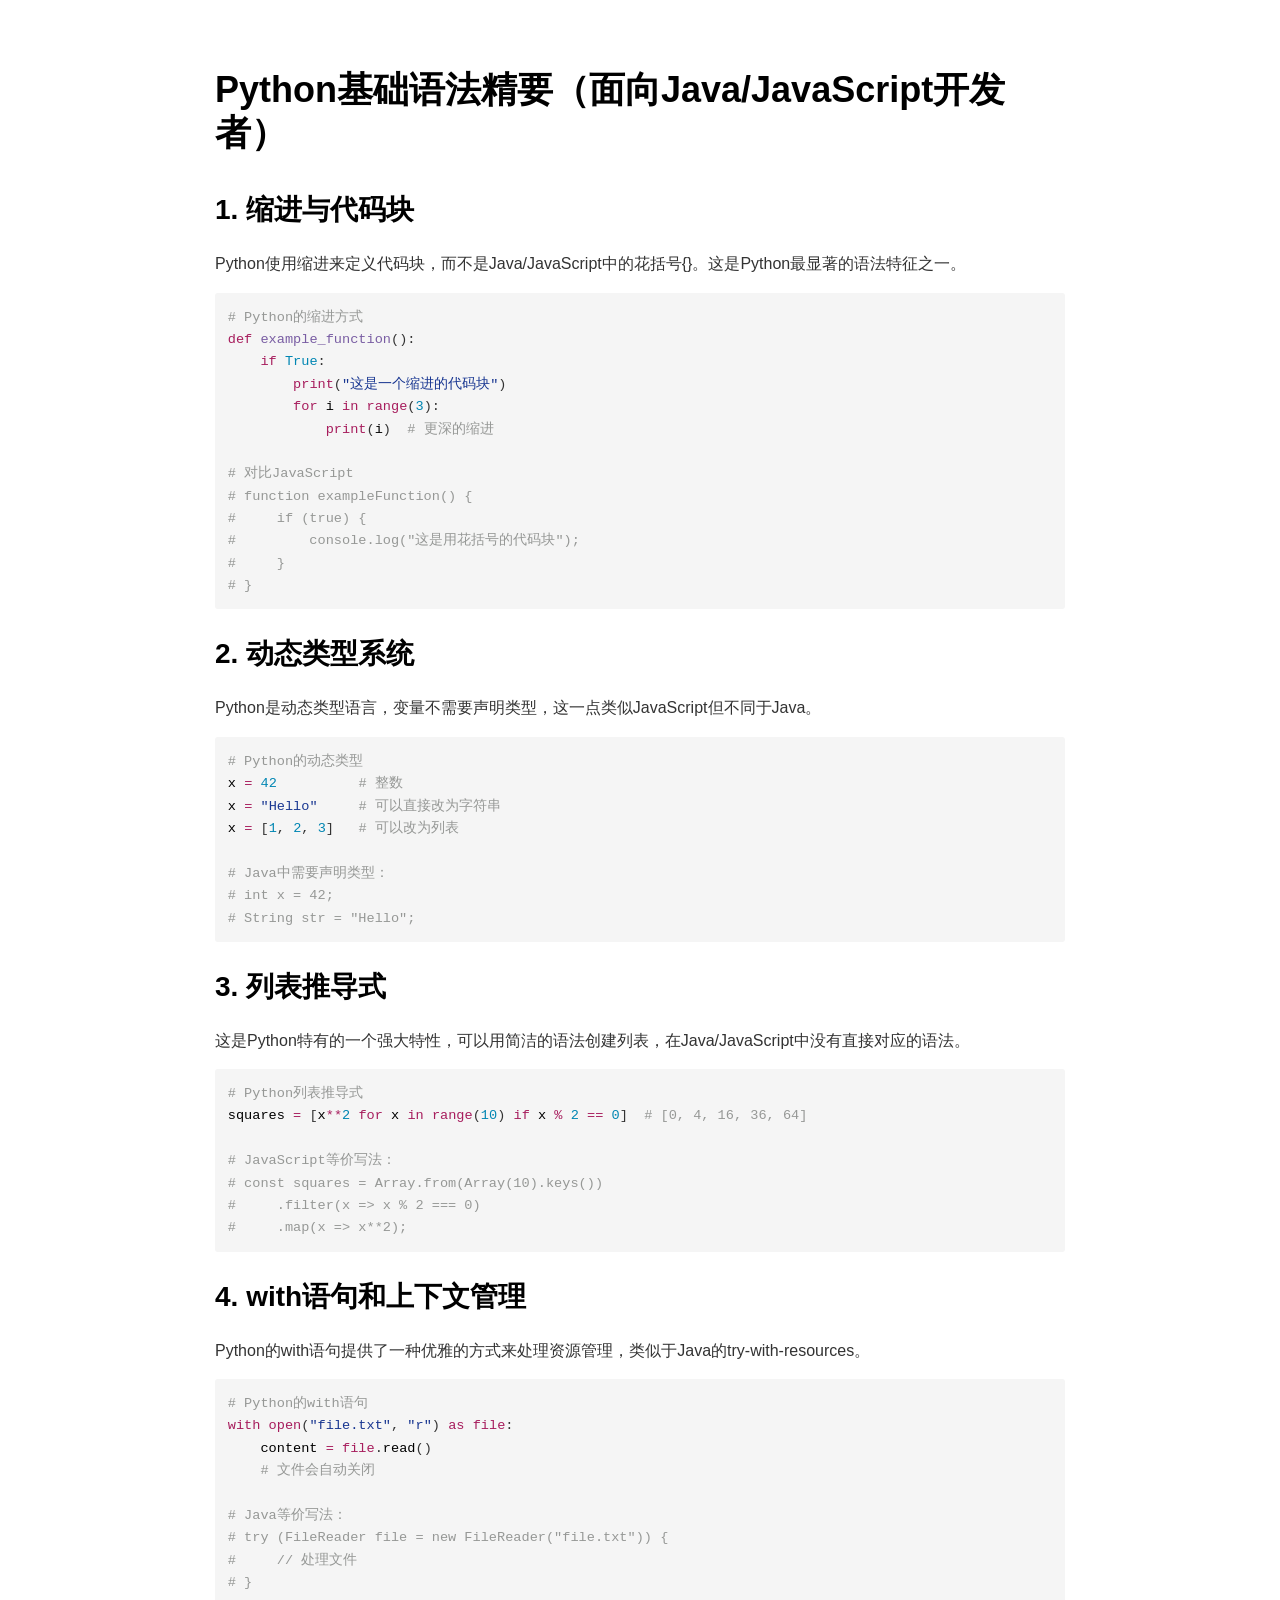
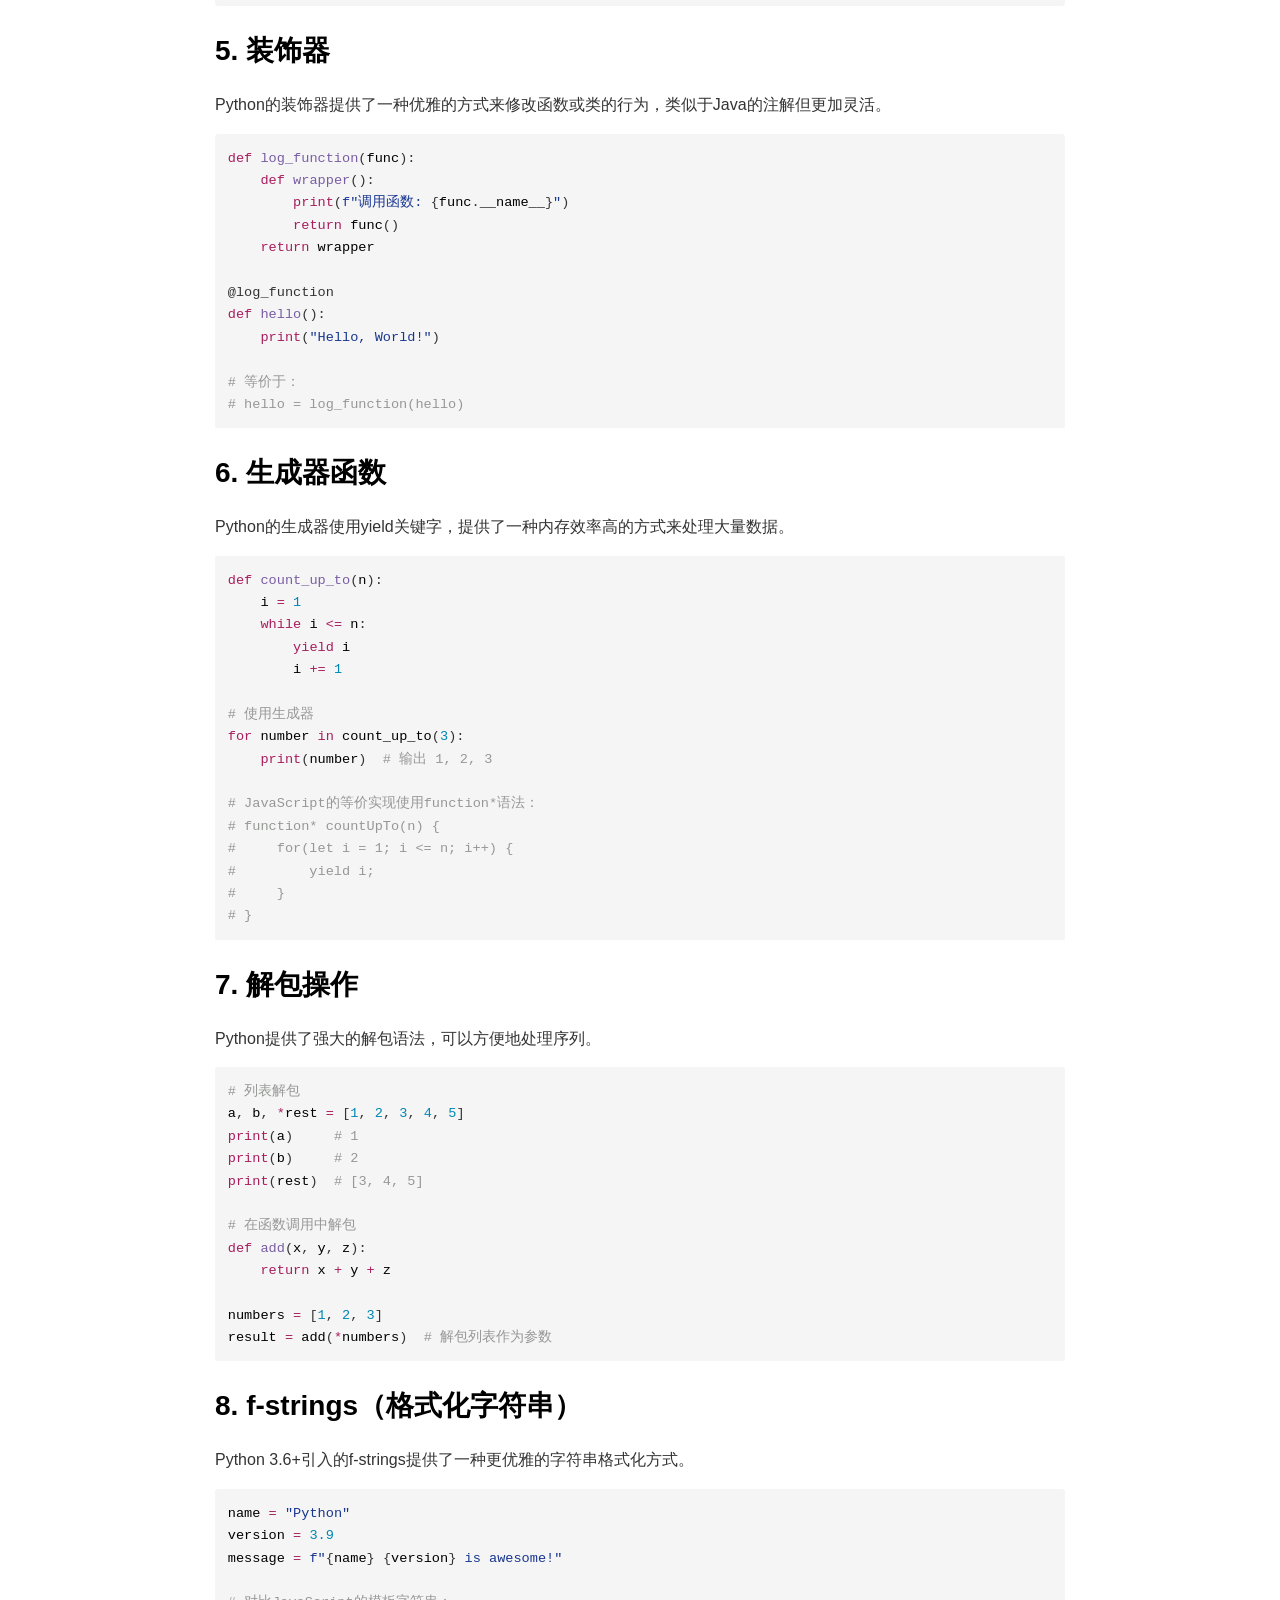
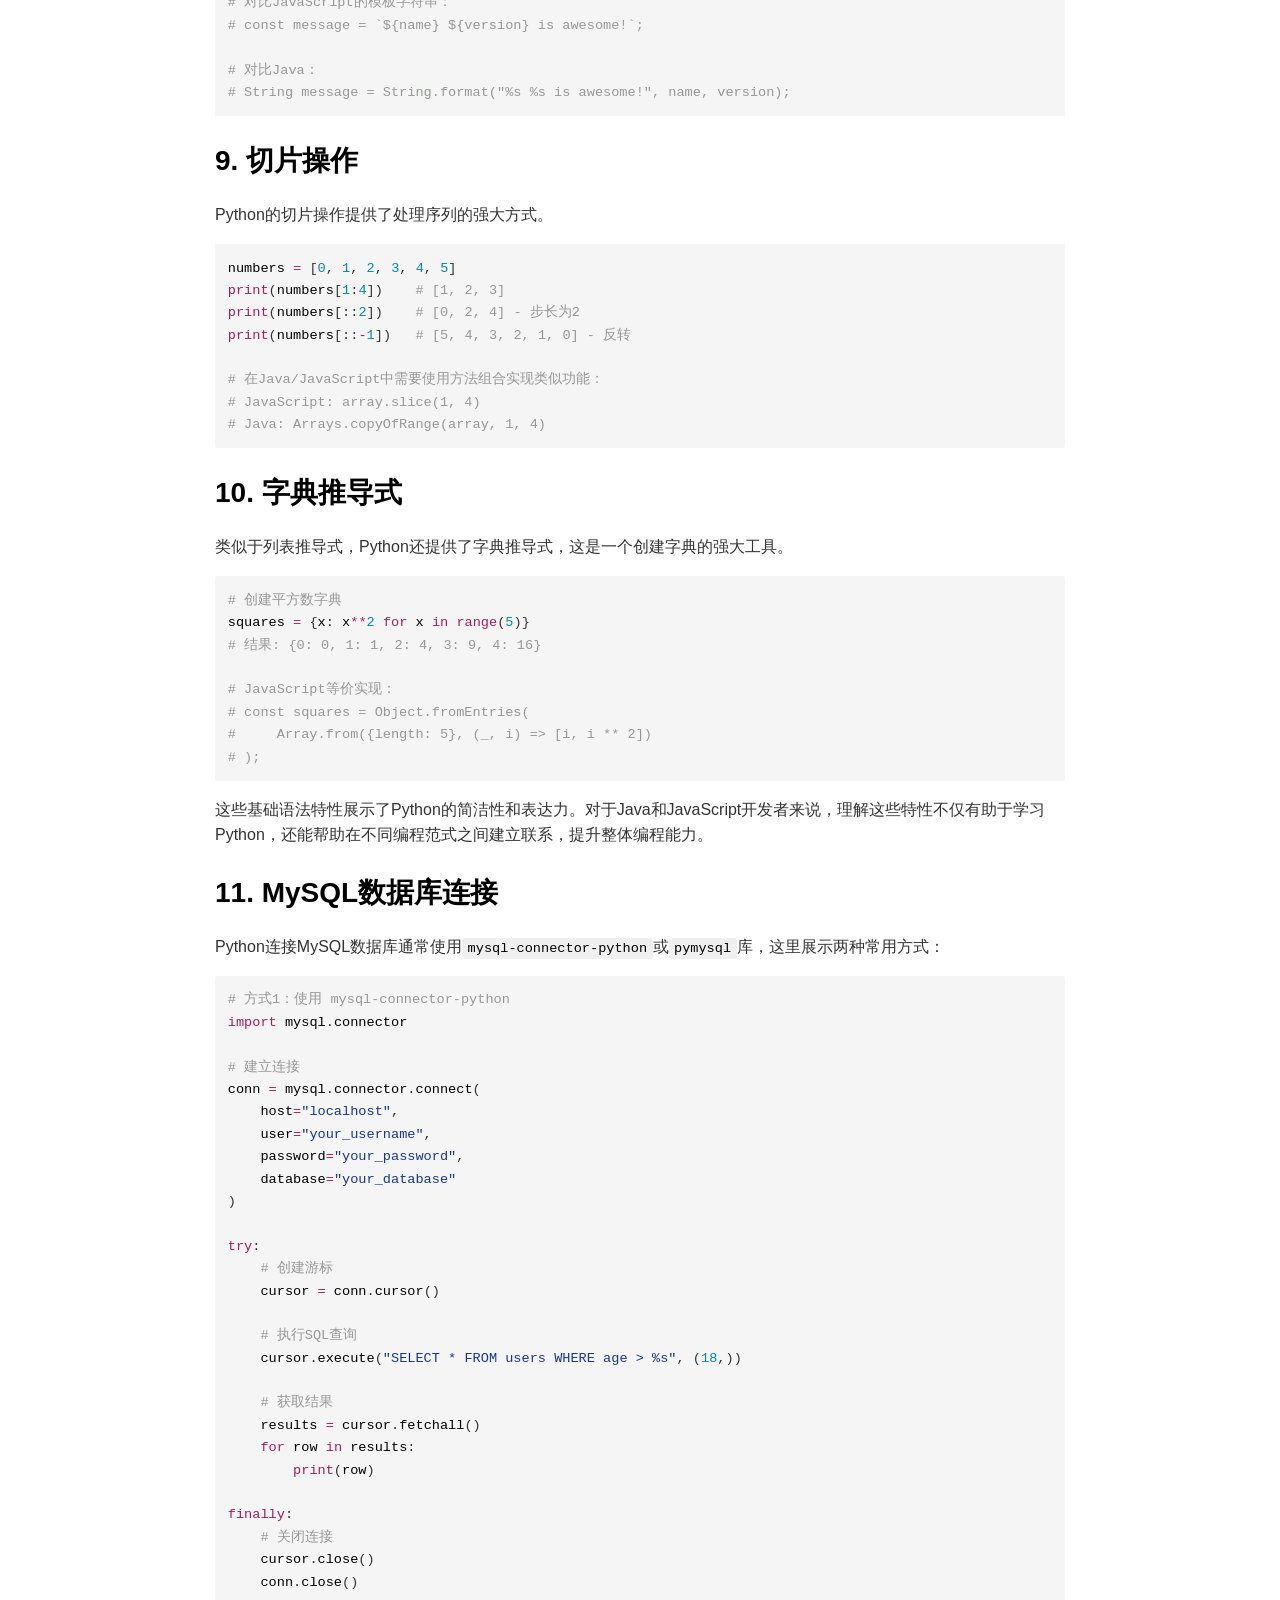
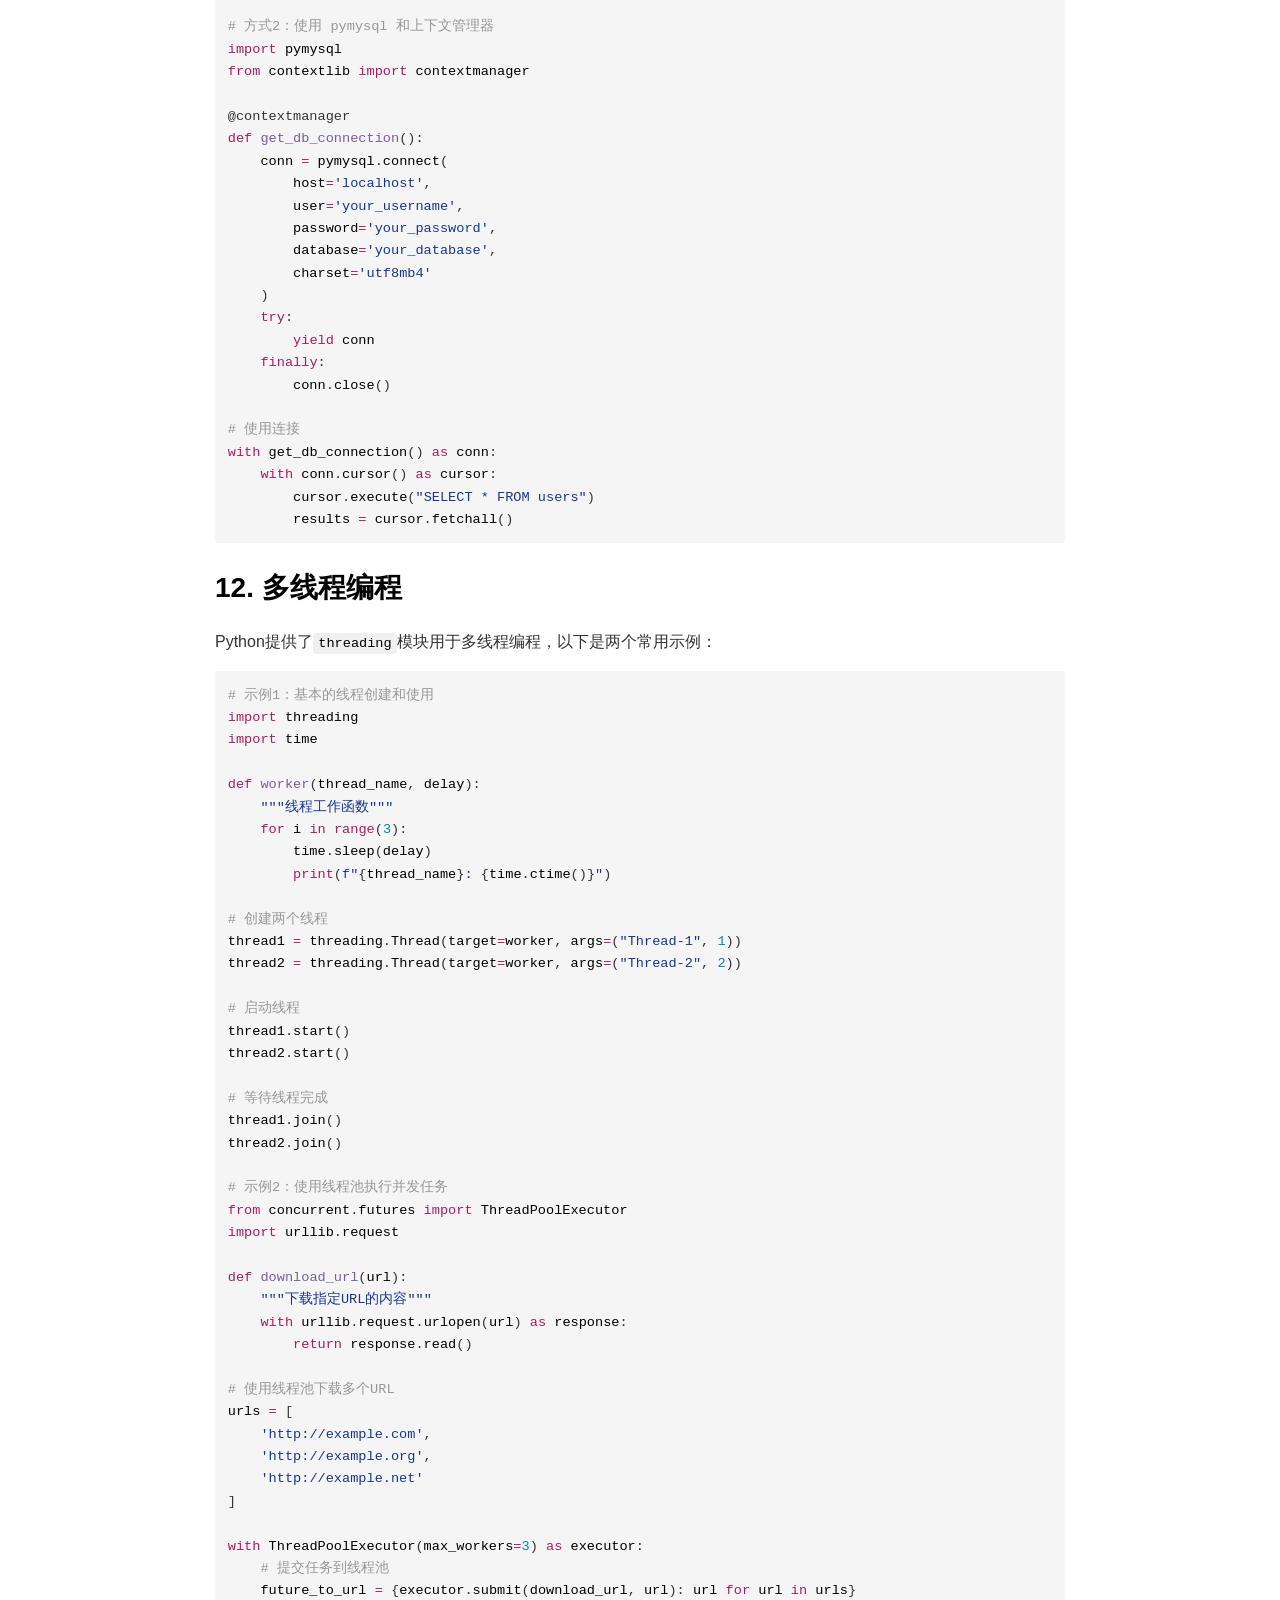
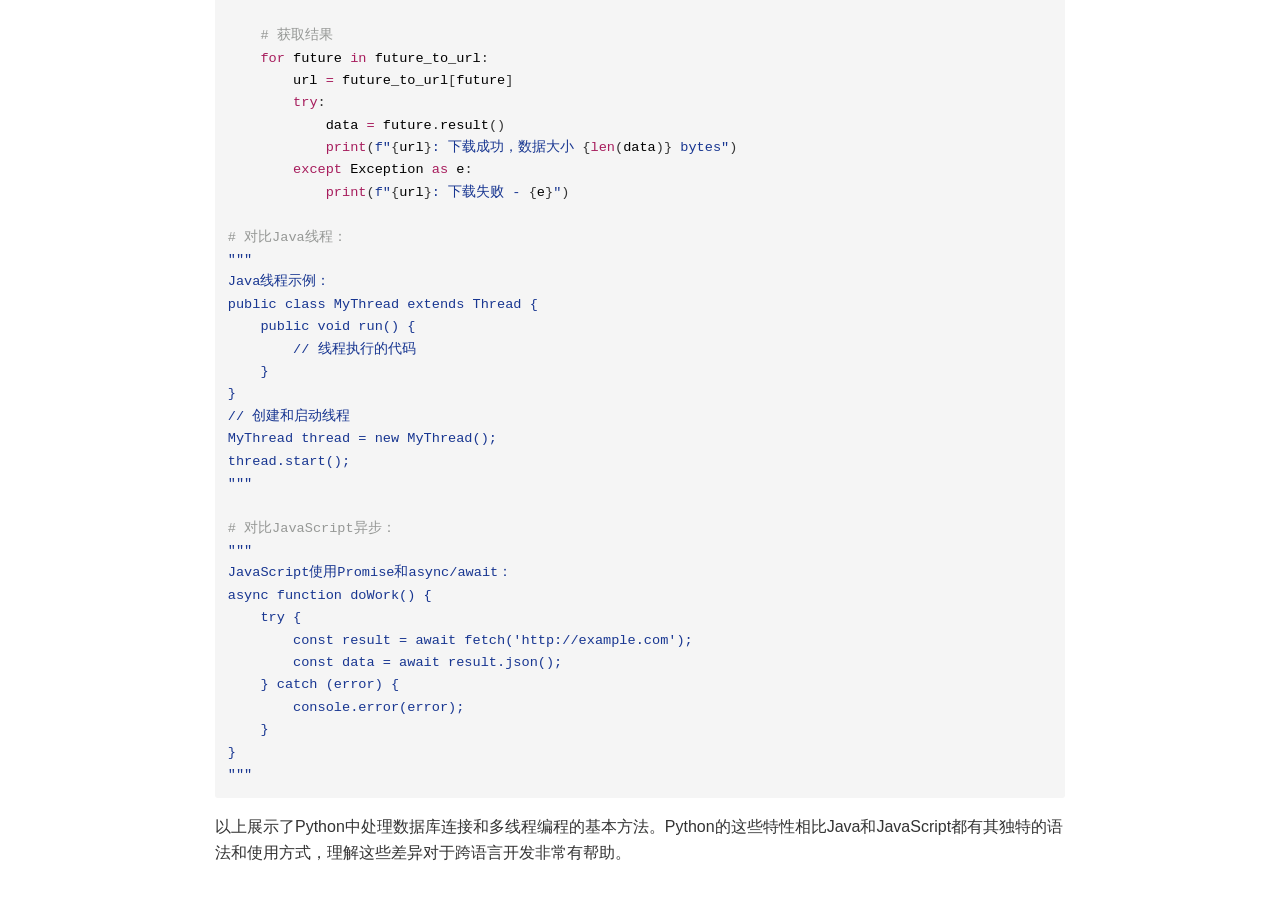
<file: python基础语法.html>
<!DOCTYPE html><html><head>
      <title>python基础语法</title>
      <meta charset="utf-8">
      <meta name="viewport" content="width=device-width, initial-scale=1.0">
      
      <link rel="stylesheet" href="file:////Users/tangpeng/.cursor/extensions/shd101wyy.markdown-preview-enhanced-0.8.15/crossnote/dependencies/katex/katex.min.css">
      
      
      
      
      
      <style>
      code[class*=language-],pre[class*=language-]{color:#333;background:0 0;font-family:Consolas,"Liberation Mono",Menlo,Courier,monospace;text-align:left;white-space:pre;word-spacing:normal;word-break:normal;word-wrap:normal;line-height:1.4;-moz-tab-size:8;-o-tab-size:8;tab-size:8;-webkit-hyphens:none;-moz-hyphens:none;-ms-hyphens:none;hyphens:none}pre[class*=language-]{padding:.8em;overflow:auto;border-radius:3px;background:#f5f5f5}:not(pre)>code[class*=language-]{padding:.1em;border-radius:.3em;white-space:normal;background:#f5f5f5}.token.blockquote,.token.comment{color:#969896}.token.cdata{color:#183691}.token.doctype,.token.macro.property,.token.punctuation,.token.variable{color:#333}.token.builtin,.token.important,.token.keyword,.token.operator,.token.rule{color:#a71d5d}.token.attr-value,.token.regex,.token.string,.token.url{color:#183691}.token.atrule,.token.boolean,.token.code,.token.command,.token.constant,.token.entity,.token.number,.token.property,.token.symbol{color:#0086b3}.token.prolog,.token.selector,.token.tag{color:#63a35c}.token.attr-name,.token.class,.token.class-name,.token.function,.token.id,.token.namespace,.token.pseudo-class,.token.pseudo-element,.token.url-reference .token.variable{color:#795da3}.token.entity{cursor:help}.token.title,.token.title .token.punctuation{font-weight:700;color:#1d3e81}.token.list{color:#ed6a43}.token.inserted{background-color:#eaffea;color:#55a532}.token.deleted{background-color:#ffecec;color:#bd2c00}.token.bold{font-weight:700}.token.italic{font-style:italic}.language-json .token.property{color:#183691}.language-markup .token.tag .token.punctuation{color:#333}.language-css .token.function,code.language-css{color:#0086b3}.language-yaml .token.atrule{color:#63a35c}code.language-yaml{color:#183691}.language-ruby .token.function{color:#333}.language-markdown .token.url{color:#795da3}.language-makefile .token.symbol{color:#795da3}.language-makefile .token.variable{color:#183691}.language-makefile .token.builtin{color:#0086b3}.language-bash .token.keyword{color:#0086b3}pre[data-line]{position:relative;padding:1em 0 1em 3em}pre[data-line] .line-highlight-wrapper{position:absolute;top:0;left:0;background-color:transparent;display:block;width:100%}pre[data-line] .line-highlight{position:absolute;left:0;right:0;padding:inherit 0;margin-top:1em;background:hsla(24,20%,50%,.08);background:linear-gradient(to right,hsla(24,20%,50%,.1) 70%,hsla(24,20%,50%,0));pointer-events:none;line-height:inherit;white-space:pre}pre[data-line] .line-highlight:before,pre[data-line] .line-highlight[data-end]:after{content:attr(data-start);position:absolute;top:.4em;left:.6em;min-width:1em;padding:0 .5em;background-color:hsla(24,20%,50%,.4);color:#f4f1ef;font:bold 65%/1.5 sans-serif;text-align:center;vertical-align:.3em;border-radius:999px;text-shadow:none;box-shadow:0 1px #fff}pre[data-line] .line-highlight[data-end]:after{content:attr(data-end);top:auto;bottom:.4em}html body{font-family:'Helvetica Neue',Helvetica,'Segoe UI',Arial,freesans,sans-serif;font-size:16px;line-height:1.6;color:#333;background-color:#fff;overflow:initial;box-sizing:border-box;word-wrap:break-word}html body>:first-child{margin-top:0}html body h1,html body h2,html body h3,html body h4,html body h5,html body h6{line-height:1.2;margin-top:1em;margin-bottom:16px;color:#000}html body h1{font-size:2.25em;font-weight:300;padding-bottom:.3em}html body h2{font-size:1.75em;font-weight:400;padding-bottom:.3em}html body h3{font-size:1.5em;font-weight:500}html body h4{font-size:1.25em;font-weight:600}html body h5{font-size:1.1em;font-weight:600}html body h6{font-size:1em;font-weight:600}html body h1,html body h2,html body h3,html body h4,html body h5{font-weight:600}html body h5{font-size:1em}html body h6{color:#5c5c5c}html body strong{color:#000}html body del{color:#5c5c5c}html body a:not([href]){color:inherit;text-decoration:none}html body a{color:#08c;text-decoration:none}html body a:hover{color:#00a3f5;text-decoration:none}html body img{max-width:100%}html body>p{margin-top:0;margin-bottom:16px;word-wrap:break-word}html body>ol,html body>ul{margin-bottom:16px}html body ol,html body ul{padding-left:2em}html body ol.no-list,html body ul.no-list{padding:0;list-style-type:none}html body ol ol,html body ol ul,html body ul ol,html body ul ul{margin-top:0;margin-bottom:0}html body li{margin-bottom:0}html body li.task-list-item{list-style:none}html body li>p{margin-top:0;margin-bottom:0}html body .task-list-item-checkbox{margin:0 .2em .25em -1.8em;vertical-align:middle}html body .task-list-item-checkbox:hover{cursor:pointer}html body blockquote{margin:16px 0;font-size:inherit;padding:0 15px;color:#5c5c5c;background-color:#f0f0f0;border-left:4px solid #d6d6d6}html body blockquote>:first-child{margin-top:0}html body blockquote>:last-child{margin-bottom:0}html body hr{height:4px;margin:32px 0;background-color:#d6d6d6;border:0 none}html body table{margin:10px 0 15px 0;border-collapse:collapse;border-spacing:0;display:block;width:100%;overflow:auto;word-break:normal;word-break:keep-all}html body table th{font-weight:700;color:#000}html body table td,html body table th{border:1px solid #d6d6d6;padding:6px 13px}html body dl{padding:0}html body dl dt{padding:0;margin-top:16px;font-size:1em;font-style:italic;font-weight:700}html body dl dd{padding:0 16px;margin-bottom:16px}html body code{font-family:Menlo,Monaco,Consolas,'Courier New',monospace;font-size:.85em;color:#000;background-color:#f0f0f0;border-radius:3px;padding:.2em 0}html body code::after,html body code::before{letter-spacing:-.2em;content:'\00a0'}html body pre>code{padding:0;margin:0;word-break:normal;white-space:pre;background:0 0;border:0}html body .highlight{margin-bottom:16px}html body .highlight pre,html body pre{padding:1em;overflow:auto;line-height:1.45;border:#d6d6d6;border-radius:3px}html body .highlight pre{margin-bottom:0;word-break:normal}html body pre code,html body pre tt{display:inline;max-width:initial;padding:0;margin:0;overflow:initial;line-height:inherit;word-wrap:normal;background-color:transparent;border:0}html body pre code:after,html body pre code:before,html body pre tt:after,html body pre tt:before{content:normal}html body blockquote,html body dl,html body ol,html body p,html body pre,html body ul{margin-top:0;margin-bottom:16px}html body kbd{color:#000;border:1px solid #d6d6d6;border-bottom:2px solid #c7c7c7;padding:2px 4px;background-color:#f0f0f0;border-radius:3px}@media print{html body{background-color:#fff}html body h1,html body h2,html body h3,html body h4,html body h5,html body h6{color:#000;page-break-after:avoid}html body blockquote{color:#5c5c5c}html body pre{page-break-inside:avoid}html body table{display:table}html body img{display:block;max-width:100%;max-height:100%}html body code,html body pre{word-wrap:break-word;white-space:pre}}.markdown-preview{width:100%;height:100%;box-sizing:border-box}.markdown-preview ul{list-style:disc}.markdown-preview ul ul{list-style:circle}.markdown-preview ul ul ul{list-style:square}.markdown-preview ol{list-style:decimal}.markdown-preview ol ol,.markdown-preview ul ol{list-style-type:lower-roman}.markdown-preview ol ol ol,.markdown-preview ol ul ol,.markdown-preview ul ol ol,.markdown-preview ul ul ol{list-style-type:lower-alpha}.markdown-preview .newpage,.markdown-preview .pagebreak{page-break-before:always}.markdown-preview pre.line-numbers{position:relative;padding-left:3.8em;counter-reset:linenumber}.markdown-preview pre.line-numbers>code{position:relative}.markdown-preview pre.line-numbers .line-numbers-rows{position:absolute;pointer-events:none;top:1em;font-size:100%;left:0;width:3em;letter-spacing:-1px;border-right:1px solid #999;-webkit-user-select:none;-moz-user-select:none;-ms-user-select:none;user-select:none}.markdown-preview pre.line-numbers .line-numbers-rows>span{pointer-events:none;display:block;counter-increment:linenumber}.markdown-preview pre.line-numbers .line-numbers-rows>span:before{content:counter(linenumber);color:#999;display:block;padding-right:.8em;text-align:right}.markdown-preview .mathjax-exps .MathJax_Display{text-align:center!important}.markdown-preview:not([data-for=preview]) .code-chunk .code-chunk-btn-group{display:none}.markdown-preview:not([data-for=preview]) .code-chunk .status{display:none}.markdown-preview:not([data-for=preview]) .code-chunk .output-div{margin-bottom:16px}.markdown-preview .md-toc{padding:0}.markdown-preview .md-toc .md-toc-link-wrapper .md-toc-link{display:inline;padding:.25rem 0}.markdown-preview .md-toc .md-toc-link-wrapper .md-toc-link div,.markdown-preview .md-toc .md-toc-link-wrapper .md-toc-link p{display:inline}.markdown-preview .md-toc .md-toc-link-wrapper.highlighted .md-toc-link{font-weight:800}.scrollbar-style::-webkit-scrollbar{width:8px}.scrollbar-style::-webkit-scrollbar-track{border-radius:10px;background-color:transparent}.scrollbar-style::-webkit-scrollbar-thumb{border-radius:5px;background-color:rgba(150,150,150,.66);border:4px solid rgba(150,150,150,.66);background-clip:content-box}html body[for=html-export]:not([data-presentation-mode]){position:relative;width:100%;height:100%;top:0;left:0;margin:0;padding:0;overflow:auto}html body[for=html-export]:not([data-presentation-mode]) .markdown-preview{position:relative;top:0;min-height:100vh}@media screen and (min-width:914px){html body[for=html-export]:not([data-presentation-mode]) .markdown-preview{padding:2em calc(50% - 457px + 2em)}}@media screen and (max-width:914px){html body[for=html-export]:not([data-presentation-mode]) .markdown-preview{padding:2em}}@media screen and (max-width:450px){html body[for=html-export]:not([data-presentation-mode]) .markdown-preview{font-size:14px!important;padding:1em}}@media print{html body[for=html-export]:not([data-presentation-mode]) #sidebar-toc-btn{display:none}}html body[for=html-export]:not([data-presentation-mode]) #sidebar-toc-btn{position:fixed;bottom:8px;left:8px;font-size:28px;cursor:pointer;color:inherit;z-index:99;width:32px;text-align:center;opacity:.4}html body[for=html-export]:not([data-presentation-mode])[html-show-sidebar-toc] #sidebar-toc-btn{opacity:1}html body[for=html-export]:not([data-presentation-mode])[html-show-sidebar-toc] .md-sidebar-toc{position:fixed;top:0;left:0;width:300px;height:100%;padding:32px 0 48px 0;font-size:14px;box-shadow:0 0 4px rgba(150,150,150,.33);box-sizing:border-box;overflow:auto;background-color:inherit}html body[for=html-export]:not([data-presentation-mode])[html-show-sidebar-toc] .md-sidebar-toc::-webkit-scrollbar{width:8px}html body[for=html-export]:not([data-presentation-mode])[html-show-sidebar-toc] .md-sidebar-toc::-webkit-scrollbar-track{border-radius:10px;background-color:transparent}html body[for=html-export]:not([data-presentation-mode])[html-show-sidebar-toc] .md-sidebar-toc::-webkit-scrollbar-thumb{border-radius:5px;background-color:rgba(150,150,150,.66);border:4px solid rgba(150,150,150,.66);background-clip:content-box}html body[for=html-export]:not([data-presentation-mode])[html-show-sidebar-toc] .md-sidebar-toc a{text-decoration:none}html body[for=html-export]:not([data-presentation-mode])[html-show-sidebar-toc] .md-sidebar-toc .md-toc{padding:0 16px}html body[for=html-export]:not([data-presentation-mode])[html-show-sidebar-toc] .md-sidebar-toc .md-toc .md-toc-link-wrapper .md-toc-link{display:inline;padding:.25rem 0}html body[for=html-export]:not([data-presentation-mode])[html-show-sidebar-toc] .md-sidebar-toc .md-toc .md-toc-link-wrapper .md-toc-link div,html body[for=html-export]:not([data-presentation-mode])[html-show-sidebar-toc] .md-sidebar-toc .md-toc .md-toc-link-wrapper .md-toc-link p{display:inline}html body[for=html-export]:not([data-presentation-mode])[html-show-sidebar-toc] .md-sidebar-toc .md-toc .md-toc-link-wrapper.highlighted .md-toc-link{font-weight:800}html body[for=html-export]:not([data-presentation-mode])[html-show-sidebar-toc] .markdown-preview{left:300px;width:calc(100% - 300px);padding:2em calc(50% - 457px - 300px / 2);margin:0;box-sizing:border-box}@media screen and (max-width:1274px){html body[for=html-export]:not([data-presentation-mode])[html-show-sidebar-toc] .markdown-preview{padding:2em}}@media screen and (max-width:450px){html body[for=html-export]:not([data-presentation-mode])[html-show-sidebar-toc] .markdown-preview{width:100%}}html body[for=html-export]:not([data-presentation-mode]):not([html-show-sidebar-toc]) .markdown-preview{left:50%;transform:translateX(-50%)}html body[for=html-export]:not([data-presentation-mode]):not([html-show-sidebar-toc]) .md-sidebar-toc{display:none}
/* Please visit the URL below for more information: */
/*   https://shd101wyy.github.io/markdown-preview-enhanced/#/customize-css */

      </style>
      <!-- The content below will be included at the end of the <head> element. --><script type="text/javascript">
  document.addEventListener("DOMContentLoaded", function () {
    // your code here
  });
</script></head><body for="html-export">
    
    
      <div class="crossnote markdown-preview  ">
      
<h1 id="python基础语法精要面向javajavascript开发者">Python基础语法精要（面向Java/JavaScript开发者） </h1>
<h2 id="1-缩进与代码块">1. 缩进与代码块 </h2>
<p>Python使用缩进来定义代码块，而不是Java/JavaScript中的花括号{}。这是Python最显著的语法特征之一。</p>
<pre data-role="codeBlock" data-info="python" class="language-python python"><code><span class="token comment"># Python的缩进方式</span>
<span class="token keyword keyword-def">def</span> <span class="token function">example_function</span><span class="token punctuation">(</span><span class="token punctuation">)</span><span class="token punctuation">:</span>
    <span class="token keyword keyword-if">if</span> <span class="token boolean">True</span><span class="token punctuation">:</span>
        <span class="token keyword keyword-print">print</span><span class="token punctuation">(</span><span class="token string">"这是一个缩进的代码块"</span><span class="token punctuation">)</span>
        <span class="token keyword keyword-for">for</span> i <span class="token keyword keyword-in">in</span> <span class="token builtin">range</span><span class="token punctuation">(</span><span class="token number">3</span><span class="token punctuation">)</span><span class="token punctuation">:</span>
            <span class="token keyword keyword-print">print</span><span class="token punctuation">(</span>i<span class="token punctuation">)</span>  <span class="token comment"># 更深的缩进</span>

<span class="token comment"># 对比JavaScript</span>
<span class="token comment"># function exampleFunction() {</span>
<span class="token comment">#     if (true) {</span>
<span class="token comment">#         console.log("这是用花括号的代码块");</span>
<span class="token comment">#     }</span>
<span class="token comment"># }</span>
</code></pre><h2 id="2-动态类型系统">2. 动态类型系统 </h2>
<p>Python是动态类型语言，变量不需要声明类型，这一点类似JavaScript但不同于Java。</p>
<pre data-role="codeBlock" data-info="python" class="language-python python"><code><span class="token comment"># Python的动态类型</span>
x <span class="token operator">=</span> <span class="token number">42</span>          <span class="token comment"># 整数</span>
x <span class="token operator">=</span> <span class="token string">"Hello"</span>     <span class="token comment"># 可以直接改为字符串</span>
x <span class="token operator">=</span> <span class="token punctuation">[</span><span class="token number">1</span><span class="token punctuation">,</span> <span class="token number">2</span><span class="token punctuation">,</span> <span class="token number">3</span><span class="token punctuation">]</span>   <span class="token comment"># 可以改为列表</span>

<span class="token comment"># Java中需要声明类型：</span>
<span class="token comment"># int x = 42;</span>
<span class="token comment"># String str = "Hello";</span>
</code></pre><h2 id="3-列表推导式">3. 列表推导式 </h2>
<p>这是Python特有的一个强大特性，可以用简洁的语法创建列表，在Java/JavaScript中没有直接对应的语法。</p>
<pre data-role="codeBlock" data-info="python" class="language-python python"><code><span class="token comment"># Python列表推导式</span>
squares <span class="token operator">=</span> <span class="token punctuation">[</span>x<span class="token operator">**</span><span class="token number">2</span> <span class="token keyword keyword-for">for</span> x <span class="token keyword keyword-in">in</span> <span class="token builtin">range</span><span class="token punctuation">(</span><span class="token number">10</span><span class="token punctuation">)</span> <span class="token keyword keyword-if">if</span> x <span class="token operator">%</span> <span class="token number">2</span> <span class="token operator">==</span> <span class="token number">0</span><span class="token punctuation">]</span>  <span class="token comment"># [0, 4, 16, 36, 64]</span>

<span class="token comment"># JavaScript等价写法：</span>
<span class="token comment"># const squares = Array.from(Array(10).keys())</span>
<span class="token comment">#     .filter(x =&gt; x % 2 === 0)</span>
<span class="token comment">#     .map(x =&gt; x**2);</span>
</code></pre><h2 id="4-with语句和上下文管理">4. with语句和上下文管理 </h2>
<p>Python的with语句提供了一种优雅的方式来处理资源管理，类似于Java的try-with-resources。</p>
<pre data-role="codeBlock" data-info="python" class="language-python python"><code><span class="token comment"># Python的with语句</span>
<span class="token keyword keyword-with">with</span> <span class="token builtin">open</span><span class="token punctuation">(</span><span class="token string">"file.txt"</span><span class="token punctuation">,</span> <span class="token string">"r"</span><span class="token punctuation">)</span> <span class="token keyword keyword-as">as</span> <span class="token builtin">file</span><span class="token punctuation">:</span>
    content <span class="token operator">=</span> <span class="token builtin">file</span><span class="token punctuation">.</span>read<span class="token punctuation">(</span><span class="token punctuation">)</span>
    <span class="token comment"># 文件会自动关闭</span>

<span class="token comment"># Java等价写法：</span>
<span class="token comment"># try (FileReader file = new FileReader("file.txt")) {</span>
<span class="token comment">#     // 处理文件</span>
<span class="token comment"># }</span>
</code></pre><h2 id="5-装饰器">5. 装饰器 </h2>
<p>Python的装饰器提供了一种优雅的方式来修改函数或类的行为，类似于Java的注解但更加灵活。</p>
<pre data-role="codeBlock" data-info="python" class="language-python python"><code><span class="token keyword keyword-def">def</span> <span class="token function">log_function</span><span class="token punctuation">(</span>func<span class="token punctuation">)</span><span class="token punctuation">:</span>
    <span class="token keyword keyword-def">def</span> <span class="token function">wrapper</span><span class="token punctuation">(</span><span class="token punctuation">)</span><span class="token punctuation">:</span>
        <span class="token keyword keyword-print">print</span><span class="token punctuation">(</span><span class="token string-interpolation"><span class="token string">f"调用函数: </span><span class="token interpolation"><span class="token punctuation">{</span>func<span class="token punctuation">.</span>__name__<span class="token punctuation">}</span></span><span class="token string">"</span></span><span class="token punctuation">)</span>
        <span class="token keyword keyword-return">return</span> func<span class="token punctuation">(</span><span class="token punctuation">)</span>
    <span class="token keyword keyword-return">return</span> wrapper

<span class="token decorator annotation punctuation">@log_function</span>
<span class="token keyword keyword-def">def</span> <span class="token function">hello</span><span class="token punctuation">(</span><span class="token punctuation">)</span><span class="token punctuation">:</span>
    <span class="token keyword keyword-print">print</span><span class="token punctuation">(</span><span class="token string">"Hello, World!"</span><span class="token punctuation">)</span>

<span class="token comment"># 等价于：</span>
<span class="token comment"># hello = log_function(hello)</span>
</code></pre><h2 id="6-生成器函数">6. 生成器函数 </h2>
<p>Python的生成器使用yield关键字，提供了一种内存效率高的方式来处理大量数据。</p>
<pre data-role="codeBlock" data-info="python" class="language-python python"><code><span class="token keyword keyword-def">def</span> <span class="token function">count_up_to</span><span class="token punctuation">(</span>n<span class="token punctuation">)</span><span class="token punctuation">:</span>
    i <span class="token operator">=</span> <span class="token number">1</span>
    <span class="token keyword keyword-while">while</span> i <span class="token operator">&lt;=</span> n<span class="token punctuation">:</span>
        <span class="token keyword keyword-yield">yield</span> i
        i <span class="token operator">+=</span> <span class="token number">1</span>

<span class="token comment"># 使用生成器</span>
<span class="token keyword keyword-for">for</span> number <span class="token keyword keyword-in">in</span> count_up_to<span class="token punctuation">(</span><span class="token number">3</span><span class="token punctuation">)</span><span class="token punctuation">:</span>
    <span class="token keyword keyword-print">print</span><span class="token punctuation">(</span>number<span class="token punctuation">)</span>  <span class="token comment"># 输出 1, 2, 3</span>

<span class="token comment"># JavaScript的等价实现使用function*语法：</span>
<span class="token comment"># function* countUpTo(n) {</span>
<span class="token comment">#     for(let i = 1; i &lt;= n; i++) {</span>
<span class="token comment">#         yield i;</span>
<span class="token comment">#     }</span>
<span class="token comment"># }</span>
</code></pre><h2 id="7-解包操作">7. 解包操作 </h2>
<p>Python提供了强大的解包语法，可以方便地处理序列。</p>
<pre data-role="codeBlock" data-info="python" class="language-python python"><code><span class="token comment"># 列表解包</span>
a<span class="token punctuation">,</span> b<span class="token punctuation">,</span> <span class="token operator">*</span>rest <span class="token operator">=</span> <span class="token punctuation">[</span><span class="token number">1</span><span class="token punctuation">,</span> <span class="token number">2</span><span class="token punctuation">,</span> <span class="token number">3</span><span class="token punctuation">,</span> <span class="token number">4</span><span class="token punctuation">,</span> <span class="token number">5</span><span class="token punctuation">]</span>
<span class="token keyword keyword-print">print</span><span class="token punctuation">(</span>a<span class="token punctuation">)</span>     <span class="token comment"># 1</span>
<span class="token keyword keyword-print">print</span><span class="token punctuation">(</span>b<span class="token punctuation">)</span>     <span class="token comment"># 2</span>
<span class="token keyword keyword-print">print</span><span class="token punctuation">(</span>rest<span class="token punctuation">)</span>  <span class="token comment"># [3, 4, 5]</span>

<span class="token comment"># 在函数调用中解包</span>
<span class="token keyword keyword-def">def</span> <span class="token function">add</span><span class="token punctuation">(</span>x<span class="token punctuation">,</span> y<span class="token punctuation">,</span> z<span class="token punctuation">)</span><span class="token punctuation">:</span>
    <span class="token keyword keyword-return">return</span> x <span class="token operator">+</span> y <span class="token operator">+</span> z

numbers <span class="token operator">=</span> <span class="token punctuation">[</span><span class="token number">1</span><span class="token punctuation">,</span> <span class="token number">2</span><span class="token punctuation">,</span> <span class="token number">3</span><span class="token punctuation">]</span>
result <span class="token operator">=</span> add<span class="token punctuation">(</span><span class="token operator">*</span>numbers<span class="token punctuation">)</span>  <span class="token comment"># 解包列表作为参数</span>
</code></pre><h2 id="8-f-strings格式化字符串">8. f-strings（格式化字符串） </h2>
<p>Python 3.6+引入的f-strings提供了一种更优雅的字符串格式化方式。</p>
<pre data-role="codeBlock" data-info="python" class="language-python python"><code>name <span class="token operator">=</span> <span class="token string">"Python"</span>
version <span class="token operator">=</span> <span class="token number">3.9</span>
message <span class="token operator">=</span> <span class="token string-interpolation"><span class="token string">f"</span><span class="token interpolation"><span class="token punctuation">{</span>name<span class="token punctuation">}</span></span><span class="token string"> </span><span class="token interpolation"><span class="token punctuation">{</span>version<span class="token punctuation">}</span></span><span class="token string"> is awesome!"</span></span>

<span class="token comment"># 对比JavaScript的模板字符串：</span>
<span class="token comment"># const message = `${name} ${version} is awesome!`;</span>

<span class="token comment"># 对比Java：</span>
<span class="token comment"># String message = String.format("%s %s is awesome!", name, version);</span>
</code></pre><h2 id="9-切片操作">9. 切片操作 </h2>
<p>Python的切片操作提供了处理序列的强大方式。</p>
<pre data-role="codeBlock" data-info="python" class="language-python python"><code>numbers <span class="token operator">=</span> <span class="token punctuation">[</span><span class="token number">0</span><span class="token punctuation">,</span> <span class="token number">1</span><span class="token punctuation">,</span> <span class="token number">2</span><span class="token punctuation">,</span> <span class="token number">3</span><span class="token punctuation">,</span> <span class="token number">4</span><span class="token punctuation">,</span> <span class="token number">5</span><span class="token punctuation">]</span>
<span class="token keyword keyword-print">print</span><span class="token punctuation">(</span>numbers<span class="token punctuation">[</span><span class="token number">1</span><span class="token punctuation">:</span><span class="token number">4</span><span class="token punctuation">]</span><span class="token punctuation">)</span>    <span class="token comment"># [1, 2, 3]</span>
<span class="token keyword keyword-print">print</span><span class="token punctuation">(</span>numbers<span class="token punctuation">[</span><span class="token punctuation">:</span><span class="token punctuation">:</span><span class="token number">2</span><span class="token punctuation">]</span><span class="token punctuation">)</span>    <span class="token comment"># [0, 2, 4] - 步长为2</span>
<span class="token keyword keyword-print">print</span><span class="token punctuation">(</span>numbers<span class="token punctuation">[</span><span class="token punctuation">:</span><span class="token punctuation">:</span><span class="token operator">-</span><span class="token number">1</span><span class="token punctuation">]</span><span class="token punctuation">)</span>   <span class="token comment"># [5, 4, 3, 2, 1, 0] - 反转</span>

<span class="token comment"># 在Java/JavaScript中需要使用方法组合实现类似功能：</span>
<span class="token comment"># JavaScript: array.slice(1, 4)</span>
<span class="token comment"># Java: Arrays.copyOfRange(array, 1, 4)</span>
</code></pre><h2 id="10-字典推导式">10. 字典推导式 </h2>
<p>类似于列表推导式，Python还提供了字典推导式，这是一个创建字典的强大工具。</p>
<pre data-role="codeBlock" data-info="python" class="language-python python"><code><span class="token comment"># 创建平方数字典</span>
squares <span class="token operator">=</span> <span class="token punctuation">{</span>x<span class="token punctuation">:</span> x<span class="token operator">**</span><span class="token number">2</span> <span class="token keyword keyword-for">for</span> x <span class="token keyword keyword-in">in</span> <span class="token builtin">range</span><span class="token punctuation">(</span><span class="token number">5</span><span class="token punctuation">)</span><span class="token punctuation">}</span>
<span class="token comment"># 结果: {0: 0, 1: 1, 2: 4, 3: 9, 4: 16}</span>

<span class="token comment"># JavaScript等价实现：</span>
<span class="token comment"># const squares = Object.fromEntries(</span>
<span class="token comment">#     Array.from({length: 5}, (_, i) =&gt; [i, i ** 2])</span>
<span class="token comment"># );</span>
</code></pre><p>这些基础语法特性展示了Python的简洁性和表达力。对于Java和JavaScript开发者来说，理解这些特性不仅有助于学习Python，还能帮助在不同编程范式之间建立联系，提升整体编程能力。</p>
<h2 id="11-mysql数据库连接">11. MySQL数据库连接 </h2>
<p>Python连接MySQL数据库通常使用<code>mysql-connector-python</code>或<code>pymysql</code>库，这里展示两种常用方式：</p>
<pre data-role="codeBlock" data-info="python" class="language-python python"><code><span class="token comment"># 方式1：使用 mysql-connector-python</span>
<span class="token keyword keyword-import">import</span> mysql<span class="token punctuation">.</span>connector

<span class="token comment"># 建立连接</span>
conn <span class="token operator">=</span> mysql<span class="token punctuation">.</span>connector<span class="token punctuation">.</span>connect<span class="token punctuation">(</span>
    host<span class="token operator">=</span><span class="token string">"localhost"</span><span class="token punctuation">,</span>
    user<span class="token operator">=</span><span class="token string">"your_username"</span><span class="token punctuation">,</span>
    password<span class="token operator">=</span><span class="token string">"your_password"</span><span class="token punctuation">,</span>
    database<span class="token operator">=</span><span class="token string">"your_database"</span>
<span class="token punctuation">)</span>

<span class="token keyword keyword-try">try</span><span class="token punctuation">:</span>
    <span class="token comment"># 创建游标</span>
    cursor <span class="token operator">=</span> conn<span class="token punctuation">.</span>cursor<span class="token punctuation">(</span><span class="token punctuation">)</span>
    
    <span class="token comment"># 执行SQL查询</span>
    cursor<span class="token punctuation">.</span>execute<span class="token punctuation">(</span><span class="token string">"SELECT * FROM users WHERE age &gt; %s"</span><span class="token punctuation">,</span> <span class="token punctuation">(</span><span class="token number">18</span><span class="token punctuation">,</span><span class="token punctuation">)</span><span class="token punctuation">)</span>
    
    <span class="token comment"># 获取结果</span>
    results <span class="token operator">=</span> cursor<span class="token punctuation">.</span>fetchall<span class="token punctuation">(</span><span class="token punctuation">)</span>
    <span class="token keyword keyword-for">for</span> row <span class="token keyword keyword-in">in</span> results<span class="token punctuation">:</span>
        <span class="token keyword keyword-print">print</span><span class="token punctuation">(</span>row<span class="token punctuation">)</span>
        
<span class="token keyword keyword-finally">finally</span><span class="token punctuation">:</span>
    <span class="token comment"># 关闭连接</span>
    cursor<span class="token punctuation">.</span>close<span class="token punctuation">(</span><span class="token punctuation">)</span>
    conn<span class="token punctuation">.</span>close<span class="token punctuation">(</span><span class="token punctuation">)</span>

<span class="token comment"># 方式2：使用 pymysql 和上下文管理器</span>
<span class="token keyword keyword-import">import</span> pymysql
<span class="token keyword keyword-from">from</span> contextlib <span class="token keyword keyword-import">import</span> contextmanager

<span class="token decorator annotation punctuation">@contextmanager</span>
<span class="token keyword keyword-def">def</span> <span class="token function">get_db_connection</span><span class="token punctuation">(</span><span class="token punctuation">)</span><span class="token punctuation">:</span>
    conn <span class="token operator">=</span> pymysql<span class="token punctuation">.</span>connect<span class="token punctuation">(</span>
        host<span class="token operator">=</span><span class="token string">'localhost'</span><span class="token punctuation">,</span>
        user<span class="token operator">=</span><span class="token string">'your_username'</span><span class="token punctuation">,</span>
        password<span class="token operator">=</span><span class="token string">'your_password'</span><span class="token punctuation">,</span>
        database<span class="token operator">=</span><span class="token string">'your_database'</span><span class="token punctuation">,</span>
        charset<span class="token operator">=</span><span class="token string">'utf8mb4'</span>
    <span class="token punctuation">)</span>
    <span class="token keyword keyword-try">try</span><span class="token punctuation">:</span>
        <span class="token keyword keyword-yield">yield</span> conn
    <span class="token keyword keyword-finally">finally</span><span class="token punctuation">:</span>
        conn<span class="token punctuation">.</span>close<span class="token punctuation">(</span><span class="token punctuation">)</span>

<span class="token comment"># 使用连接</span>
<span class="token keyword keyword-with">with</span> get_db_connection<span class="token punctuation">(</span><span class="token punctuation">)</span> <span class="token keyword keyword-as">as</span> conn<span class="token punctuation">:</span>
    <span class="token keyword keyword-with">with</span> conn<span class="token punctuation">.</span>cursor<span class="token punctuation">(</span><span class="token punctuation">)</span> <span class="token keyword keyword-as">as</span> cursor<span class="token punctuation">:</span>
        cursor<span class="token punctuation">.</span>execute<span class="token punctuation">(</span><span class="token string">"SELECT * FROM users"</span><span class="token punctuation">)</span>
        results <span class="token operator">=</span> cursor<span class="token punctuation">.</span>fetchall<span class="token punctuation">(</span><span class="token punctuation">)</span>
</code></pre><h2 id="12-多线程编程">12. 多线程编程 </h2>
<p>Python提供了<code>threading</code>模块用于多线程编程，以下是两个常用示例：</p>
<pre data-role="codeBlock" data-info="python" class="language-python python"><code><span class="token comment"># 示例1：基本的线程创建和使用</span>
<span class="token keyword keyword-import">import</span> threading
<span class="token keyword keyword-import">import</span> time

<span class="token keyword keyword-def">def</span> <span class="token function">worker</span><span class="token punctuation">(</span>thread_name<span class="token punctuation">,</span> delay<span class="token punctuation">)</span><span class="token punctuation">:</span>
    <span class="token triple-quoted-string string">"""线程工作函数"""</span>
    <span class="token keyword keyword-for">for</span> i <span class="token keyword keyword-in">in</span> <span class="token builtin">range</span><span class="token punctuation">(</span><span class="token number">3</span><span class="token punctuation">)</span><span class="token punctuation">:</span>
        time<span class="token punctuation">.</span>sleep<span class="token punctuation">(</span>delay<span class="token punctuation">)</span>
        <span class="token keyword keyword-print">print</span><span class="token punctuation">(</span><span class="token string-interpolation"><span class="token string">f"</span><span class="token interpolation"><span class="token punctuation">{</span>thread_name<span class="token punctuation">}</span></span><span class="token string">: </span><span class="token interpolation"><span class="token punctuation">{</span>time<span class="token punctuation">.</span>ctime<span class="token punctuation">(</span><span class="token punctuation">)</span><span class="token punctuation">}</span></span><span class="token string">"</span></span><span class="token punctuation">)</span>

<span class="token comment"># 创建两个线程</span>
thread1 <span class="token operator">=</span> threading<span class="token punctuation">.</span>Thread<span class="token punctuation">(</span>target<span class="token operator">=</span>worker<span class="token punctuation">,</span> args<span class="token operator">=</span><span class="token punctuation">(</span><span class="token string">"Thread-1"</span><span class="token punctuation">,</span> <span class="token number">1</span><span class="token punctuation">)</span><span class="token punctuation">)</span>
thread2 <span class="token operator">=</span> threading<span class="token punctuation">.</span>Thread<span class="token punctuation">(</span>target<span class="token operator">=</span>worker<span class="token punctuation">,</span> args<span class="token operator">=</span><span class="token punctuation">(</span><span class="token string">"Thread-2"</span><span class="token punctuation">,</span> <span class="token number">2</span><span class="token punctuation">)</span><span class="token punctuation">)</span>

<span class="token comment"># 启动线程</span>
thread1<span class="token punctuation">.</span>start<span class="token punctuation">(</span><span class="token punctuation">)</span>
thread2<span class="token punctuation">.</span>start<span class="token punctuation">(</span><span class="token punctuation">)</span>

<span class="token comment"># 等待线程完成</span>
thread1<span class="token punctuation">.</span>join<span class="token punctuation">(</span><span class="token punctuation">)</span>
thread2<span class="token punctuation">.</span>join<span class="token punctuation">(</span><span class="token punctuation">)</span>

<span class="token comment"># 示例2：使用线程池执行并发任务</span>
<span class="token keyword keyword-from">from</span> concurrent<span class="token punctuation">.</span>futures <span class="token keyword keyword-import">import</span> ThreadPoolExecutor
<span class="token keyword keyword-import">import</span> urllib<span class="token punctuation">.</span>request

<span class="token keyword keyword-def">def</span> <span class="token function">download_url</span><span class="token punctuation">(</span>url<span class="token punctuation">)</span><span class="token punctuation">:</span>
    <span class="token triple-quoted-string string">"""下载指定URL的内容"""</span>
    <span class="token keyword keyword-with">with</span> urllib<span class="token punctuation">.</span>request<span class="token punctuation">.</span>urlopen<span class="token punctuation">(</span>url<span class="token punctuation">)</span> <span class="token keyword keyword-as">as</span> response<span class="token punctuation">:</span>
        <span class="token keyword keyword-return">return</span> response<span class="token punctuation">.</span>read<span class="token punctuation">(</span><span class="token punctuation">)</span>

<span class="token comment"># 使用线程池下载多个URL</span>
urls <span class="token operator">=</span> <span class="token punctuation">[</span>
    <span class="token string">'http://example.com'</span><span class="token punctuation">,</span>
    <span class="token string">'http://example.org'</span><span class="token punctuation">,</span>
    <span class="token string">'http://example.net'</span>
<span class="token punctuation">]</span>

<span class="token keyword keyword-with">with</span> ThreadPoolExecutor<span class="token punctuation">(</span>max_workers<span class="token operator">=</span><span class="token number">3</span><span class="token punctuation">)</span> <span class="token keyword keyword-as">as</span> executor<span class="token punctuation">:</span>
    <span class="token comment"># 提交任务到线程池</span>
    future_to_url <span class="token operator">=</span> <span class="token punctuation">{</span>executor<span class="token punctuation">.</span>submit<span class="token punctuation">(</span>download_url<span class="token punctuation">,</span> url<span class="token punctuation">)</span><span class="token punctuation">:</span> url <span class="token keyword keyword-for">for</span> url <span class="token keyword keyword-in">in</span> urls<span class="token punctuation">}</span>
    
    <span class="token comment"># 获取结果</span>
    <span class="token keyword keyword-for">for</span> future <span class="token keyword keyword-in">in</span> future_to_url<span class="token punctuation">:</span>
        url <span class="token operator">=</span> future_to_url<span class="token punctuation">[</span>future<span class="token punctuation">]</span>
        <span class="token keyword keyword-try">try</span><span class="token punctuation">:</span>
            data <span class="token operator">=</span> future<span class="token punctuation">.</span>result<span class="token punctuation">(</span><span class="token punctuation">)</span>
            <span class="token keyword keyword-print">print</span><span class="token punctuation">(</span><span class="token string-interpolation"><span class="token string">f"</span><span class="token interpolation"><span class="token punctuation">{</span>url<span class="token punctuation">}</span></span><span class="token string">: 下载成功，数据大小 </span><span class="token interpolation"><span class="token punctuation">{</span><span class="token builtin">len</span><span class="token punctuation">(</span>data<span class="token punctuation">)</span><span class="token punctuation">}</span></span><span class="token string"> bytes"</span></span><span class="token punctuation">)</span>
        <span class="token keyword keyword-except">except</span> Exception <span class="token keyword keyword-as">as</span> e<span class="token punctuation">:</span>
            <span class="token keyword keyword-print">print</span><span class="token punctuation">(</span><span class="token string-interpolation"><span class="token string">f"</span><span class="token interpolation"><span class="token punctuation">{</span>url<span class="token punctuation">}</span></span><span class="token string">: 下载失败 - </span><span class="token interpolation"><span class="token punctuation">{</span>e<span class="token punctuation">}</span></span><span class="token string">"</span></span><span class="token punctuation">)</span>

<span class="token comment"># 对比Java线程：</span>
<span class="token triple-quoted-string string">"""
Java线程示例：
public class MyThread extends Thread {
    public void run() {
        // 线程执行的代码
    }
}
// 创建和启动线程
MyThread thread = new MyThread();
thread.start();
"""</span>

<span class="token comment"># 对比JavaScript异步：</span>
<span class="token triple-quoted-string string">"""
JavaScript使用Promise和async/await：
async function doWork() {
    try {
        const result = await fetch('http://example.com');
        const data = await result.json();
    } catch (error) {
        console.error(error);
    }
}
"""</span>
</code></pre><p>以上展示了Python中处理数据库连接和多线程编程的基本方法。Python的这些特性相比Java和JavaScript都有其独特的语法和使用方式，理解这些差异对于跨语言开发非常有帮助。</p>

      </div>
      
      
    
    
    
    
    
    
  
    </body></html>
</file>
